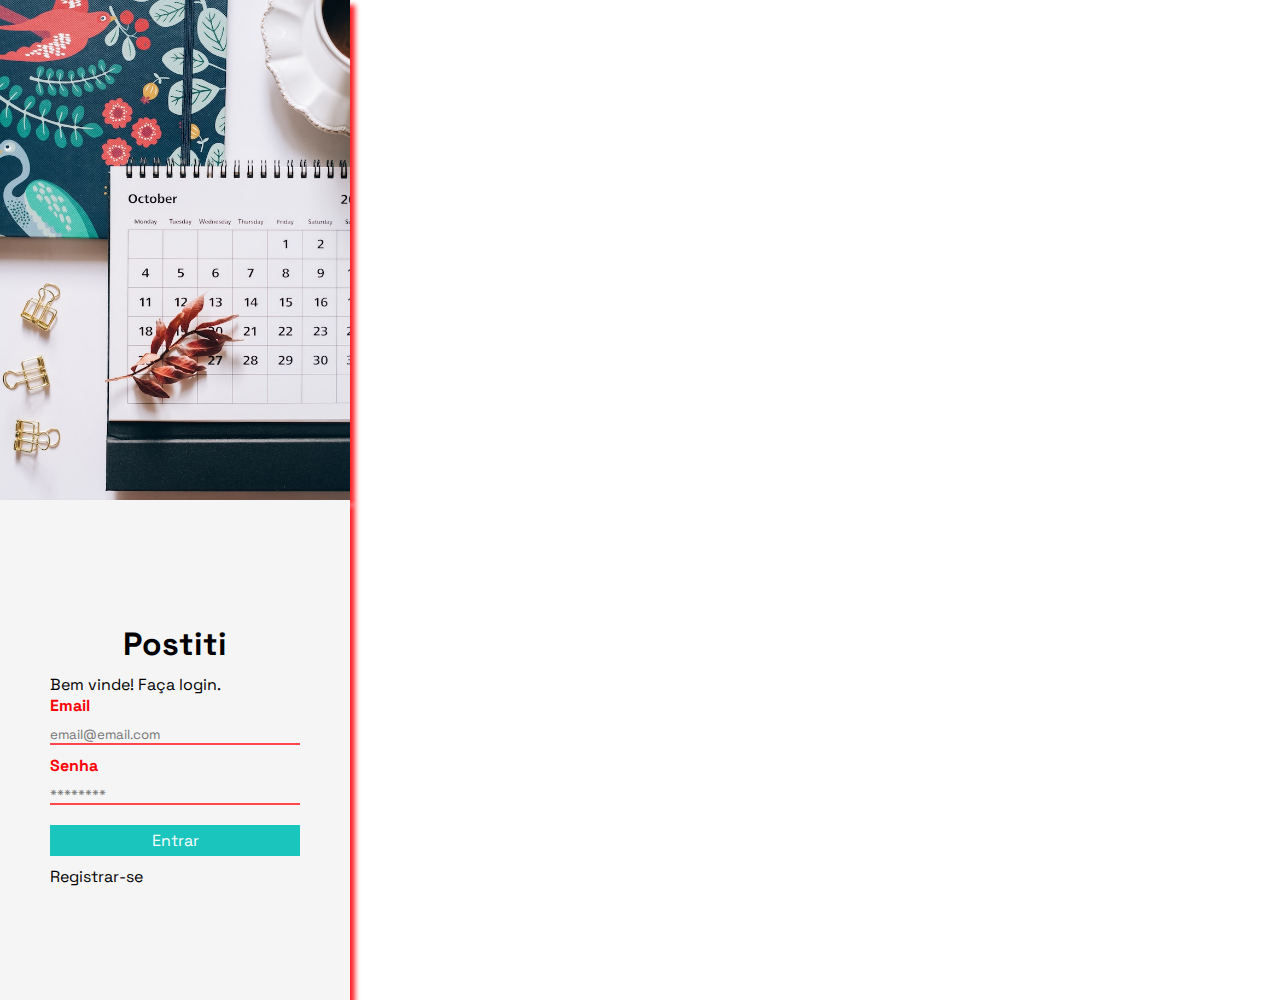
<file: index.html>
<!DOCTYPE html>
<html lang="pt-br">
<head>
    <meta charset="UTF-8">
    <meta http-equiv="X-UA-Compatible" content="IE=edge">
    <meta name="viewport" content="width=device-width, initial-scale=1.0">
    <title>Postiti - Login</title>
    <link rel="stylesheet" href="css/style.css">
    
</head>
<body>
    <main>
        <div class="login-box">
            <img src="imagens/pexels-leeloo-thefirst-5408810.jpg" alt="">
        </div>
        <div class="login-box">
            <div class="login-form">
                <form>
                    <h2>Postiti</h2>
                    <p>Bem vinde! Faça login.</p>
                    <div class="login-input">
                        <label for="emailUsuario">Email</label>
                        <input type="email" name="emailUsuario" id="emailUsuario" required placeholder="email@email.com">
                        
                    </div>
                    <div class="login-input">
                        <label for="senhaUsuario">Senha</label>
                        <input type="password" name="senhaUsuario" id="senhaUsuario" required placeholder="********">
                        
                    </div>
                    <button type="submit">Entrar</button>
                    <p><a href="cadastro.html">Registrar-se</a></p>
                </form>
            </div>
        </div>
    </main>

    <script src="js/index.js"></script>
</body>
</html>
</file>
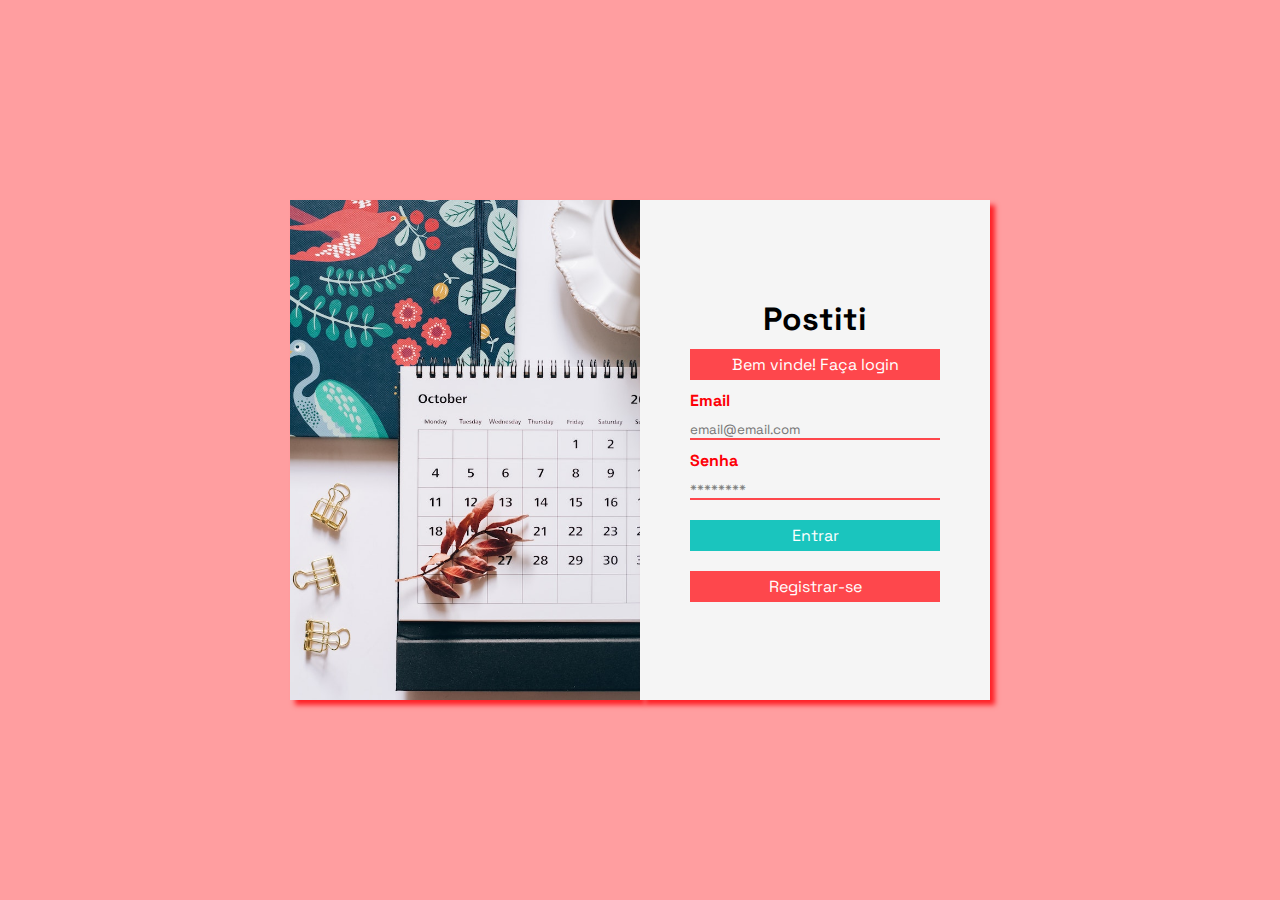
<file: html/index.html>
<!DOCTYPE html>
<html lang="pt-br">
<head>
    <meta charset="UTF-8">
    <meta http-equiv="X-UA-Compatible" content="IE=edge">
    <meta name="viewport" content="width=device-width, initial-scale=1.0">
    <title>Postiti - Login</title>
    <link rel="stylesheet" href="../css/style.css">
    
</head>
<body>
    <main id="pagina-login">
        <div class="login-box">
            <img src="../imagens/pexels-leeloo-thefirst-5408810.jpg" alt="calendário e café">
        </div>
        <div class="login-box">
            <div class="login-form">
                <form id="acessoUsuario" onsubmit="acessoUsuario(event)">
                    <h2>Postiti</h2>
                    <p>Bem vinde! Faça login</p>
                    <div class="login-input">
                        <label for="emailUsuario">Email</label>
                        <input type="email" name="emailUsuario" id="emailUsuario" required placeholder="email@email.com">
                        
                    </div>
                    <div class="login-input">
                        <label for="senhaUsuario">Senha</label>
                        <input type="password" name="senhaUsuario" id="senhaUsuario" required placeholder="********">
                        
                    </div>
                    <button type="submit">Entrar</button>
                    <p><a href="cadastro.html">Registrar-se</a></p>
                </form>
            </div>
        </div>
    </main>

    <script src="../js/index.js"></script>
</body>
</html>
</file>
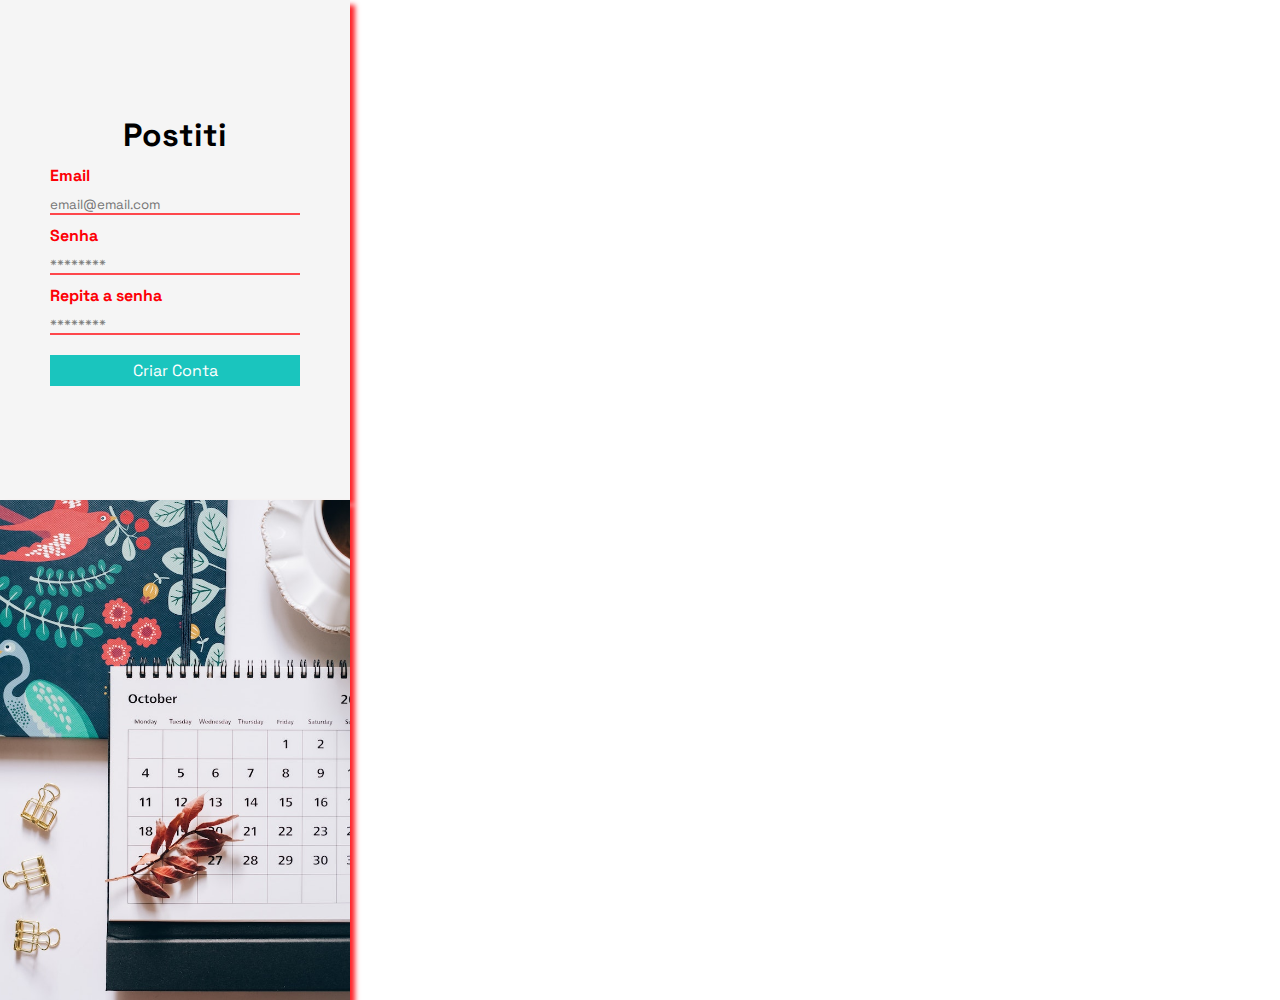
<file: cadastro.html>
<!DOCTYPE html>
<html lang="pt-br">
<head>
    <meta charset="UTF-8">
    <meta http-equiv="X-UA-Compatible" content="IE=edge">
    <meta name="viewport" content="width=device-width, initial-scale=1.0">
    <title>Postiti - Login</title>
    <link rel="stylesheet" href="css/style.css">
    
</head>
<body>
    <main>
        <div class="login-box">
            <div class="login-form">
                <form>
                    <h2>Postiti</h2>
                    <div class="login-input">
                        <label for="emailUsuario">Email</label>
                        <input type="email" name="emailUsuario" id="emailUsuario" required placeholder="email@email.com">
                    </div>
                    <div class="login-input">
                        <label for="senhaUsuario">Senha</label>
                        <input type="password" name="senhaUsuario" id="senhaUsuario" required placeholder="********">
                    </div>
                    <div class="login-input">
                        <label for="senhaUsuario">Repita a senha</label>
                        <input type="password" name="senhaUsuario" id="senhaUsuario" required placeholder="********">
                    </div>
                    <button type="submit"><a href="index.html">Criar Conta</a></button>
                </form>
            </div>
        </div>
        <div class="login-box">
            <img src="imagens/pexels-leeloo-thefirst-5408810.jpg" alt="">
        </div>
    </main>

    <script src="js/index.js"></script>
</body>
</html>
</file>
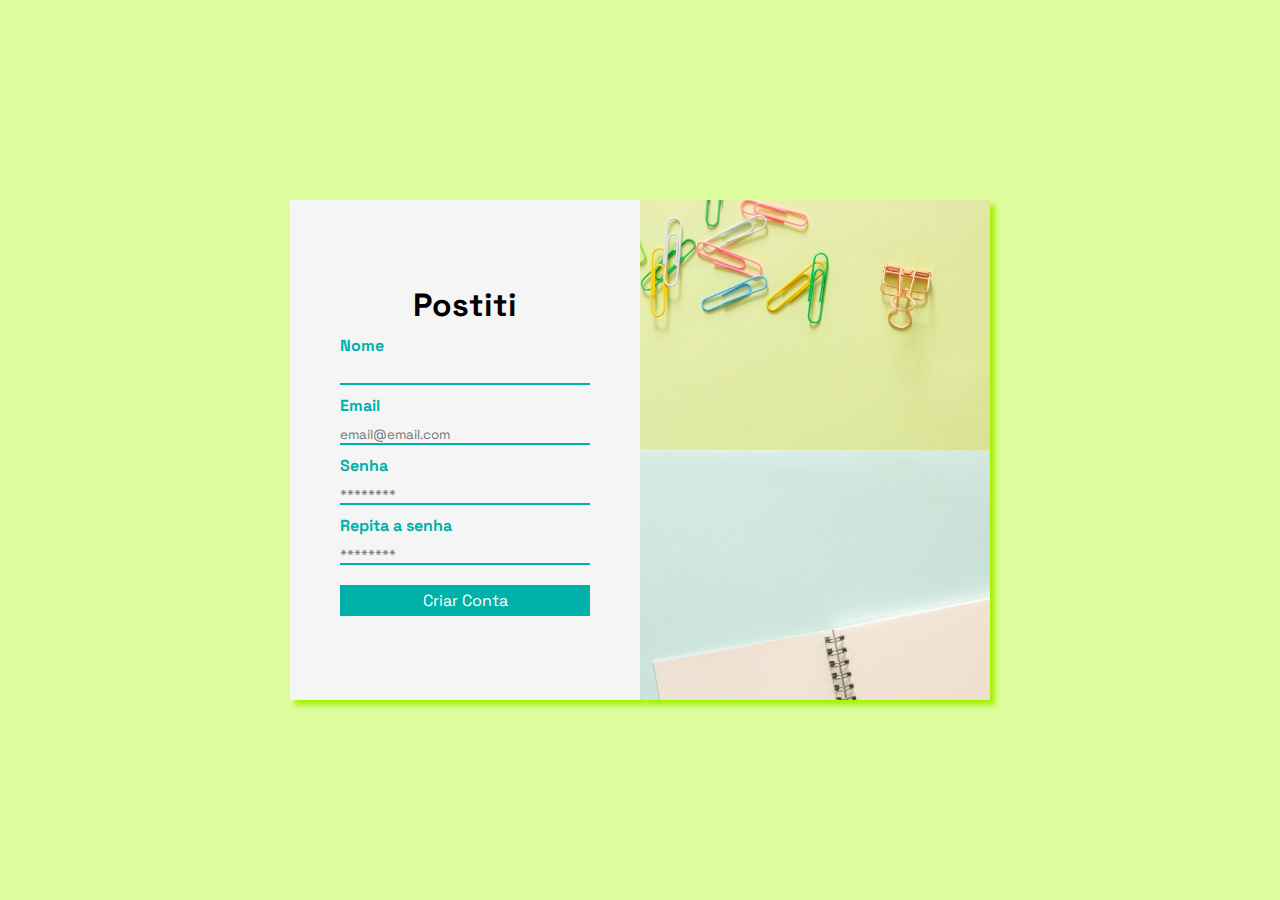
<file: html/cadastro.html>
<!DOCTYPE html>
<html lang="pt-br">
<head>
    <meta charset="UTF-8">
    <meta http-equiv="X-UA-Compatible" content="IE=edge">
    <meta name="viewport" content="width=device-width, initial-scale=1.0">
    <title>Postiti - Login</title>
    <link rel="stylesheet" href="../css/style.css">
    
</head>
<body>
    <main id="pagina-cadastro">
        <div class="cadastro-box">
            <div class="cadastro-form">
                <form id="cadastroUsuario" onsubmit="cadastroUsuario(event)">
                    <h2>Postiti</h2>
                    <div class="cadastro-input">
                        <label for="nomeUsuario">Nome</label>
                        <input type="text" name="nomeUsuario" id="nomeUsuario" required>
                    </div>
                    <div class="cadastro-input">
                        <label for="emailUsuario">Email</label>
                        <input type="email" name="emailUsuario" id="emailUsuario" required placeholder="email@email.com">
                    </div>
                    <div class="cadastro-input">
                        <label for="senhaUsuario">Senha</label>
                        <input type="password" name="senhaUsuario" id="senhaUsuario" required placeholder="********">
                    </div>
                    <div class="cadastro-input">
                        <label for="senhaRepeat">Repita a senha</label>
                        <input type="password" name="senhaRepeat" id="senhaRepeat" required placeholder="********">
                    </div>
                    <button type="submit">Criar Conta</button>
                </form>
            </div>
        </div>
        <div class="cadastro-box">
            <img src="../imagens/pexels-tirachard-kumtanom-584305.jpg" alt="material de papelaria">
        </div>
    </main>

    <script src="../js/cadastro.js"></script>
</body>
</html>
</file>
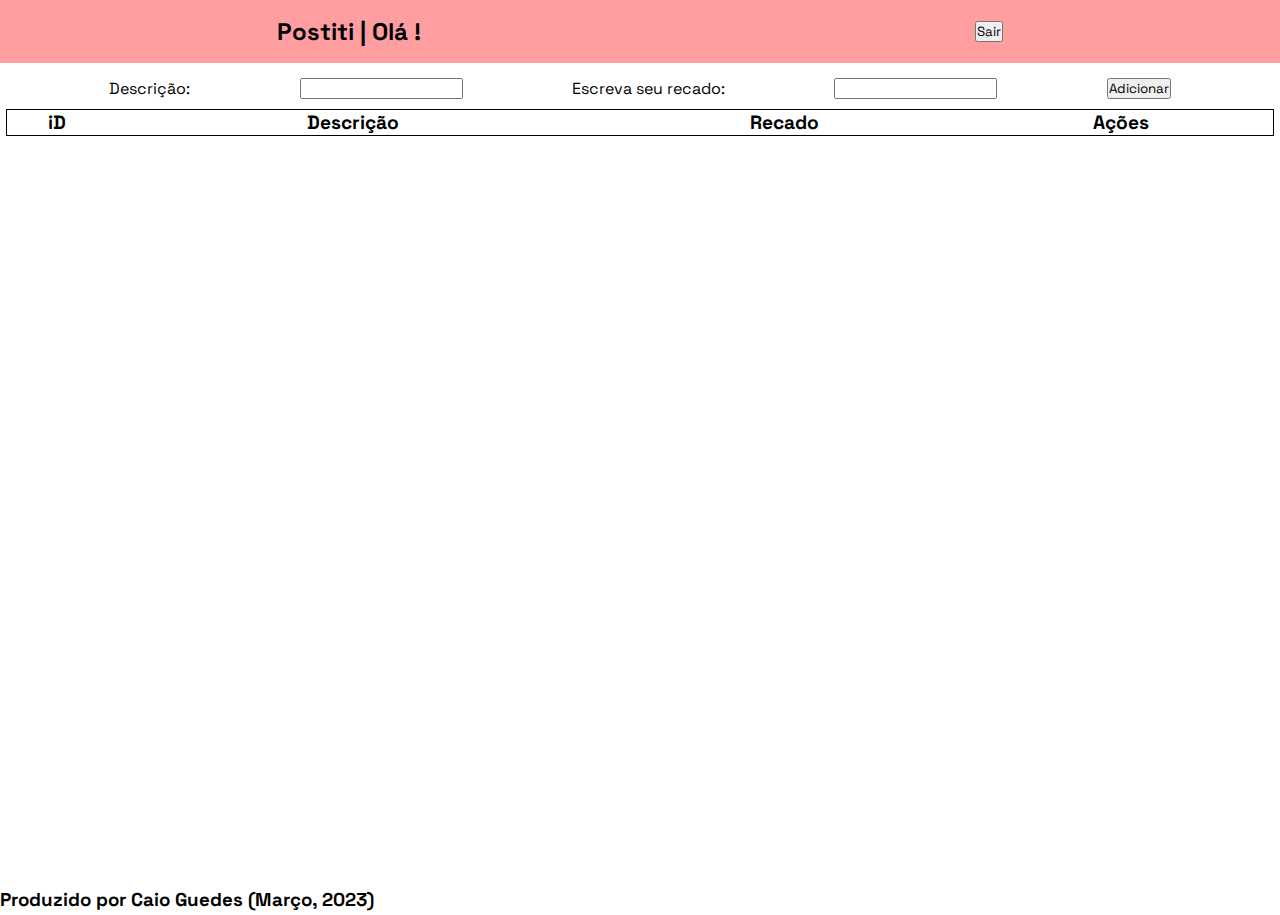
<file: html/postiti.html>
<!DOCTYPE html>
<html lang="pt-br">
<head>
    <meta charset="UTF-8">
    <meta http-equiv="X-UA-Compatible" content="IE=edge">
    <meta name="viewport" content="width=device-width, initial-scale=1.0">
    <title>Postiti</title>
    <link rel="stylesheet" href="../css/postiti.css">
</head>
<body>
    <div class="body-container">
        <header>
            <div class="header">
                <h2>Postiti | Olá <span id="usuarioSessao"></span> !</h2>
                <button id="botaoSair">Sair</button>
            </div>
        </header>
        <main>
            <div class="main">
                <div id="addRecado">
                    <div class="div-form">
                        <form id="addPostiti" onsubmit="pushMsg(event)">
                            
                            <label for="tituloRecado">Descrição: </label>                        
                            <input type="text" name="tituloRecado" id="tituloRecado">
                            
                            <label for="novoRecado">Escreva seu recado: </label>
                            <input type= "text" name="novoRecado" id="novoRecado"></input>
                            
                            <button type="submit" id="submeterRecado">Adicionar</button>
                            
                        </form>
                    </div>                    
                </div>
                
                <div id="recados">
                    <table>
                        <thead>
                            <tr>
                                <th>iD</td>
                                <th>Descrição</td>
                                <th>Recado</td>
                                <th>Ações</td>
                            </tr>
                        </thead>
                        <tbody id="tbody">
                            
                        </tbody>
                    </table>
                </div>
            </div>
        </main>
        <footer>
            <div class="footer">
                <h3>Produzido por Caio Guedes (Março, 2023)</h3>
            </div>
        </footer>
    </div>
    
    <script src="../js/postiti.js"></script>
</body>
</html>
</file>
<file: css/style.css>
@import url('https://fonts.googleapis.com/css2?family=Space+Grotesk:wght@300;400;500;600;700&display=swap');

/* =--------= CONFIGURAÇÕES GLOBAIS =--------= */

*{
    margin: 0;
    padding: 0;
    box-sizing: border-box;
    font-family: 'Space Grotesk', sans-serif;    
}

:root{
    --cor1: #FF9EA0;
    --cor2: #FE6E72;
    --cor3: #FE474C;
    --cor4: #FE2127;
    --cor5: #FD0006;
    --cor6: #3BD4CE;
    --cor7: #94EFEB;
    --cor8: #61E1DC;
    --cor9: #1AC5BE;
    --cor10: #00B1AA;
    --cor11: #BEF845;
    --cor12: #DDFC9C;
    --cor13: #CCFA6C;
    --cor14: #B1F520;
    --cor15: #A4F200;
}

h2{
    font-size: 2em;
    text-align: center;
    margin: 10px 0;
}

/* =--------= PÁGINAS DE LOGIN E CADASTRO =--------= */

#pagina-login{
    display: flex;
    justify-content: center;
    align-items: center;
    min-height: 100vh;
    width: 100%;
    background-color: var(--cor1);
    background-repeat: no-repeat;
    background-size: 100%;    
}

#pagina-cadastro{
    display: flex;
    justify-content: center;
    align-items: center;
    min-height: 100vh;
    width: 100%;
    background-color: var(--cor12);
    background-repeat: no-repeat;
    background-size: 100%;    
}

.login-box{
    position: relative;
    height: 500px;
    width: 350px;
    display: flex;
    justify-content: center;
    align-items: center;
    background-color: whitesmoke;
    box-shadow: 5px 5px 5px var(--cor4);
}

.cadastro-box{
    position: relative;
    height: 500px;
    width: 350px;
    display: flex;
    justify-content: center;
    align-items: center;
    background-color: whitesmoke;
    box-shadow: 5px 5px 5px var(--cor15);
}

#pagina-login p {
    font-size: 1em;
    text-align: center;
    margin: 10px 0;
    padding: 5px;
    background-color: var(--cor3);
    color: white;
}

.login-box a{
    text-decoration: inherit;
    font-size: inherit;
    color: inherit;
}

.cadastro-box a{
    text-decoration: inherit;
    font-size: inherit;
    color: inherit;
}

.login-input input{
    margin: 10px 0;    
    border: none;
    background-color: transparent;
    border-bottom: 2px solid var(--cor3);
    width: 250px;    
}

.cadastro-input input{
    margin: 10px 0;    
    border: none;
    background-color: transparent;
    border-bottom: 2px solid var(--cor10);
    width: 250px;    
}

.login-input label{
    color: var(--cor5);
    padding: 5px 0;
    font-weight: bold;
}

.cadastro-input label{
    color: var(--cor10);
    padding: 5px 0;
    font-weight: bold;
}

.login-box button{
    margin: 10px 0;
    border: none;
    padding: 5px;
    background-color: var(--cor9);
    color: white;
    width: 250px;
    text-align: center;
    font-size: 1em;
}

.cadastro-box button{
    margin: 10px 0;
    border: none;
    padding: 5px;
    background-color: var(--cor10);
    color: white;
    width: 250px;
    text-align: center;
    font-size: 1em;
}

.login-box img, .cadastro-box img{
    width: 100%;
    height: 100%;
    object-fit: cover;
}

.login-form, .cadastro-form{
    width: 250px;
}

/* =--------= PÁGINA DE RECADOS =--------= */
</file>
<file: css/postiti.css>
@import url('https://fonts.googleapis.com/css2?family=Space+Grotesk:wght@300;400;500;600;700&display=swap');

/* =--------= CONFIGURAÇÕES GLOBAIS =--------= */

*{
    margin: 0;
    padding: 0;
    box-sizing: border-box;
    font-family: 'Space Grotesk', sans-serif;    
}

:root{
    --cor1: #FF9EA0;
    --cor2: #FE6E72;
    --cor3: #FE474C;
    --cor4: #FE2127;
    --cor5: #FD0006;
    --cor6: #3BD4CE;
    --cor7: #94EFEB;
    --cor8: #61E1DC;
    --cor9: #1AC5BE;
    --cor10: #00B1AA;
    --cor11: #BEF845;
    --cor12: #DDFC9C;
    --cor13: #CCFA6C;
    --cor14: #B1F520;
    --cor15: #A4F200;
}

.body-container{
    display: flex;
    width: 100vw;
    height: 100vh;
    flex-direction: column;
    
    
}

/* =--------= HEADER =--------= */

.header{
    display: flex;
    justify-content: space-around;
    align-items: center;
    height: 7vh;
    width: 100vw;
    background-color: var(--cor1);
    margin-bottom: 15px;
}

/* =--------= MAIN =--------= */

.main{
    display: flex;
    flex-direction: column;
    
    height: 90vh;
}

#recados{
    width: 99vw;
    margin: auto;
    margin-bottom: 10px;
    height: 100%;
}

#addRecado{
    
    margin-bottom: 10px;
}

form{
    display: flex;
    align-items: center;
    justify-content: space-evenly;
}

/* =--------= TABELA =--------= */

table{
    border: 1px solid black;
    border-collapse: collapse;    
    width: 100%;
    background-color: white;    
}

thead{
    border-bottom: 1px solid black;
    font-weight: bold;
    font-size: 1.2em;
      
}

tbody td{
    padding: 5px;
}

.botoes{
    width: 10%;
}

.botoes button{
    width: 45%;
}

.numeracao{
    width: 5%;
}

.titulo{
    width: 30%;
}

/* =--------= FOOTER =--------= */

.footer{
    
    
    height: 3vh;    
}
</file>
